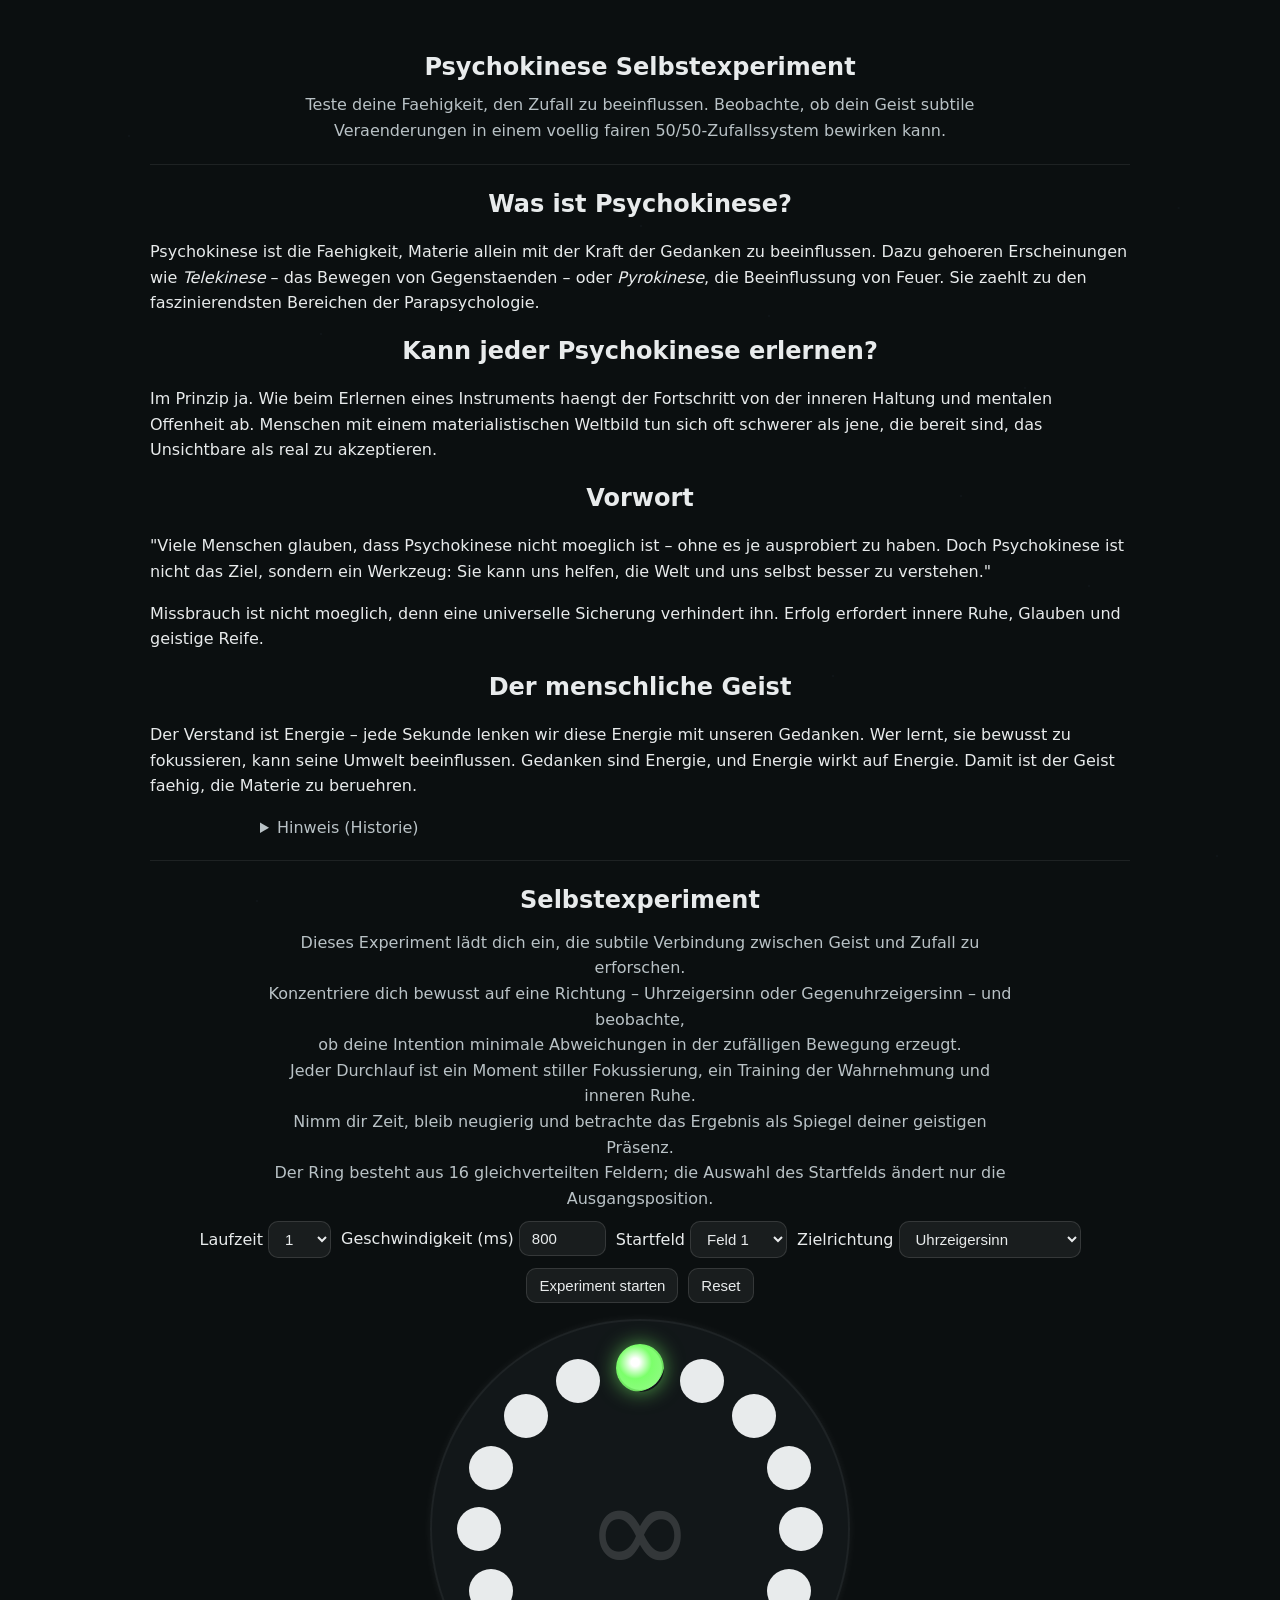
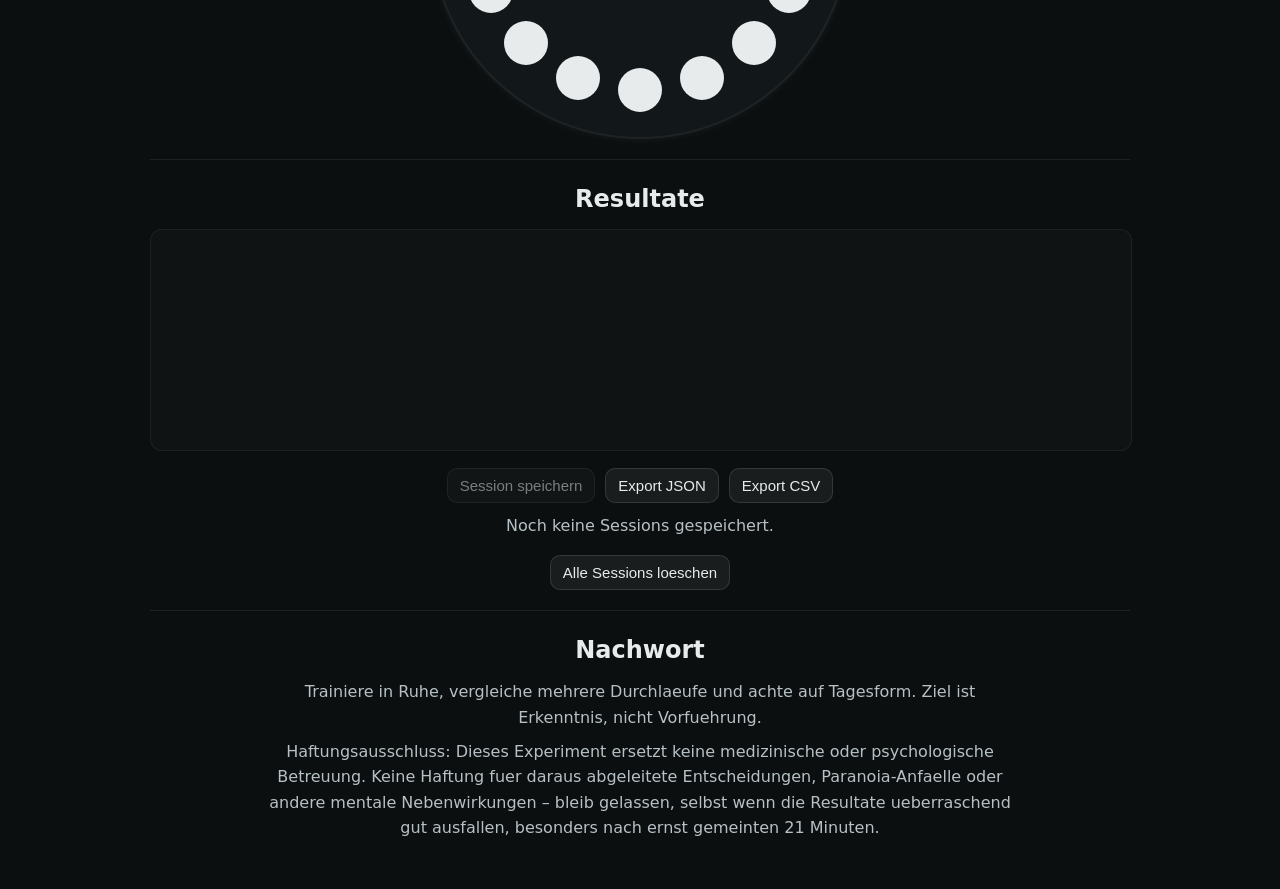
<file: index.html>
<!DOCTYPE html>
<html lang="de">
<head>
<meta charset="UTF-8" />
<meta name="viewport" content="width=device-width, initial-scale=1" />
<title>Psychokinese Selbstexperiment – Edit‑Marker</title>
<style>
  /* EDIT: CONFIG (Farben, Look & Größen) */
  :root{
    --bg:#0b0f10; --text:#e8ebec; --muted:#b9c2c6;
    --ok:#7cff6b; --ok-soft:rgba(124,255,107,.6);
    --bad:#ff6b6b; --bad-soft:rgba(255,107,107,.6);
    --btc:#F7931A; /* Bitcoin-Orange für 21‑Minuten-Thema */
    --sep:rgba(255,255,255,.08); /* Block‑Trennlinie */
    --dot:#e8ebec; /* Inaktive Punkte: hellgrau, fast weiss */
    --ring-size:420px; /* Gesamtdurchmesser des Rads */
    --symbol-size:132px; /* ∞ / ₿ mittig */
  }
  /* /EDIT: CONFIG (Farben, Look & Größen) */

  /* Einheitlicher Hintergrund ohne Verläufe */
  html,body{height:100%;margin:0;background:var(--bg);color:var(--text);font:16px/1.6 system-ui,-apple-system,Segoe UI,Roboto,Helvetica,Arial}

  /* EDIT: MYSTIC BACKDROP (dezent, kann entfernt werden) */
  .bg-stars:before{content:"";position:fixed;inset:0;pointer-events:none;opacity:.12}
  .bg-stars:after{content:"";position:fixed;left:10%;top:15%;width:2px;height:2px;background:#223038;box-shadow:
     40vw 10vh #223038, 15vw 22vh #223038, 70vw 28vh #223038, 82vw 8vh #223038,
     25vw 70vh #223038, 55vw 60vh #223038, 10vw 85vh #223038, 85vw 80vh #223038,
     35vw 45vh #223038, 65vw 40vh #223038, 20vw 30vh #223038, 50vw 20vh #223038,
     75vw 50vh #223038, 90vw 30vh #223038, 5vw 55vh #223038;opacity:.18;filter:blur(.2px)}
  /* /EDIT: MYSTIC BACKDROP */

  main{max-width:980px;margin:0 auto;padding:28px 16px}
  h1{margin:0 0 6px;text-align:center}
  .lead{max-width:760px;margin:6px auto 0;color:var(--muted);text-align:center}

  /* Block‑Struktur ohne Flächen/Verläufe */
  .block{padding:20px 0;border-top:1px solid var(--sep)}
  .block:first-of-type{border-top:none}
  .block h2{text-align:center;margin:0 0 10px}

  /* Controls */
  .controls{display:flex;flex-wrap:wrap;gap:10px;justify-content:center;margin:10px 0 16px}
  select,input,button{font-size:15px;border-radius:10px;border:1px solid rgba(255,255,255,.12);background:rgba(255,255,255,.06);color:var(--text);padding:8px 12px}
  button{cursor:pointer;transition:background .2s}
  button:hover{background:rgba(255,255,255,.10)}

  /* Ring */
  .ringWrap{display:grid;place-items:center;margin-top:10px}
  .ring{position:relative;width:var(--ring-size);aspect-ratio:1/1;border-radius:50%;background:#121719;box-shadow:inset 0 0 0 2px rgba(255,255,255,.05),0 0 8px rgba(255,255,255,.06)}
  .ring:not(.btc){animation:ringPulse 8s ease-in-out infinite}
  /* Symbol (ASCII‑safe via Unicode‑Escape) */
  .ring::after{content:"\221E";position:absolute;inset:0;display:grid;place-items:center;font-size:var(--symbol-size);color:rgba(255,255,255,.14)}
  /* EDIT: THEME (Bitcoin bei 21 Minuten) */
  .ring.btc{background:var(--btc);box-shadow:inset 0 0 0 3px #F7931A,0 0 32px rgba(247,147,26,.55);animation:none}
  .ring.btc::after{content:"\20BF";color:#fff;font-size:var(--symbol-size);font-weight:900;transform:rotate(12deg);
                   text-shadow:0 0 20px rgba(255,255,255,.35),1px 0 0 rgba(255,255,255,.85),-1px 0 0 rgba(255,255,255,.85),0 1px 0 rgba(255,255,255,.85),0 -1px 0 rgba(255,255,255,.85)}
  /* /EDIT: THEME */
  @keyframes ringPulse{
    0%,100%{box-shadow:inset 0 0 0 2px rgba(255,255,255,.05),0 0 8px rgba(255,255,255,.06)}
    50%{box-shadow:inset 0 0 0 2px rgba(255,255,255,.05),0 0 18px rgba(255,255,255,.18)}
  }

  /* Punkte: 20% grösser, näher am Zentrum (via JS‑Radius) */
  .dot{position:absolute;width:44px;height:44px;border-radius:50%;background:var(--dot);transform:translate(-50%,-50%);z-index:2}
  .marker{position:absolute;width:48px;height:48px;border-radius:50%;transform:translate(-50%,-50%);z-index:3;
          background:radial-gradient(circle at 40% 38%,#fff 10%,var(--ok) 40%,rgba(124,255,107,.85) 70%,rgba(124,255,107,0) 72%);
          box-shadow:0 0 20px var(--ok-soft);transition:background .15s,box-shadow .15s}
  .marker.hit{background:radial-gradient(circle at 40% 38%,#fff 10%,var(--ok) 40%,rgba(124,255,107,.85) 70%,rgba(124,255,107,0) 72%);box-shadow:0 0 20px var(--ok-soft)}
  .marker.miss{background:radial-gradient(circle at 40% 38%,#fff 10%,var(--bad) 40%,rgba(255,107,107,.85) 70%,rgba(255,107,107,0) 72%);box-shadow:0 0 20px var(--bad-soft)}

  canvas{width:100%;height:220px;background:rgba(255,255,255,.02);border-radius:12px;border:1px solid rgba(255,255,255,.06)}
  .note{text-align:center;color:#b7c1c5;margin-top:10px}

  /* Sessions */
  .actions{display:flex;gap:10px;justify-content:center;flex-wrap:wrap;margin-top:10px}
  .actions button[disabled]{opacity:.5;cursor:not-allowed}
  #sessionList table{width:100%;border-collapse:collapse;margin-top:10px}
  #sessionList th,#sessionList td{border-bottom:1px solid var(--sep);padding:8px 6px;text-align:left;font-size:14px}
  #sessionList th{color:#cbd5da;font-weight:600}
  #sessionList td.actions-cell button{margin-right:6px}
</style>
<link rel="icon" href="/favicon.ico" sizes="any">
<link rel="icon" type="image/svg+xml" href="/favicon.svg">
<link rel="apple-touch-icon" href="/apple-touch-icon.png">
<link rel="manifest" href="/site.webmanifest">
<link rel="alternate icon" sizes="96x96" href="/favicon-96x96.png">
</head>
<body class="bg-stars">
<main>
  <!-- EDIT: TEXTE (Landing & Einleitung) -->
  <section class="block">
    <h1>Psychokinese Selbstexperiment</h1>
    <p class="lead">Teste deine Faehigkeit, den Zufall zu beeinflussen. Beobachte, ob dein Geist subtile Veraenderungen in einem voellig fairen 50/50‑Zufallssystem bewirken kann.</p>
  </section>

  <section class="block" id="intro">
    <h2>Was ist Psychokinese?</h2>
    <p>Psychokinese ist die Faehigkeit, Materie allein mit der Kraft der Gedanken zu beeinflussen. Dazu gehoeren Erscheinungen wie <em>Telekinese</em> – das Bewegen von Gegenstaenden – oder <em>Pyrokinese</em>, die Beeinflussung von Feuer. Sie zaehlt zu den faszinierendsten Bereichen der Parapsychologie.</p>

    <h2>Kann jeder Psychokinese erlernen?</h2>
    <p>Im Prinzip ja. Wie beim Erlernen eines Instruments haengt der Fortschritt von der inneren Haltung und mentalen Offenheit ab. Menschen mit einem materialistischen Weltbild tun sich oft schwerer als jene, die bereit sind, das Unsichtbare als real zu akzeptieren.</p>

    <h2>Vorwort</h2>
    <p>"Viele Menschen glauben, dass Psychokinese nicht moeglich ist – ohne es je ausprobiert zu haben. Doch Psychokinese ist nicht das Ziel, sondern ein Werkzeug: Sie kann uns helfen, die Welt und uns selbst besser zu verstehen."</p>
    <p>Missbrauch ist nicht moeglich, denn eine universelle Sicherung verhindert ihn. Erfolg erfordert innere Ruhe, Glauben und geistige Reife.</p>

    <h2>Der menschliche Geist</h2>
    <p>Der Verstand ist Energie – jede Sekunde lenken wir diese Energie mit unseren Gedanken. Wer lernt, sie bewusst zu fokussieren, kann seine Umwelt beeinflussen. Gedanken sind Energie, und Energie wirkt auf Energie. Damit ist der Geist faehig, die Materie zu beruehren.</p>

    <details style="max-width:760px;margin:10px auto 0;color:var(--muted)">
      <summary>Hinweis (Historie)</summary>
      <p style="margin-top:6px">Klassische Online‑Selbsttests – wie das fruehere PKE7G‑Experiment – nutzten rein faire 50/50‑Generatoren und werteten einfache Richtungsentscheidungen mit Statistiken (z. B. Differenz, Z‑Wert) aus. Diese Seite folgt diesem einfachen, transparenten Ansatz.</p>
    </details>
  </section>
  <!-- /EDIT: TEXTE (Landing & Einleitung) -->

  <!-- Block: Experiment -->
  <section class="block" id="experiment">
    <h2>Selbstexperiment</h2>
    <p class="lead">
      Dieses Experiment lädt dich ein, die subtile Verbindung zwischen Geist und Zufall zu erforschen.<br />
      Konzentriere dich bewusst auf eine Richtung – Uhrzeigersinn oder Gegenuhrzeigersinn – und beobachte,<br />
      ob deine Intention minimale Abweichungen in der zufälligen Bewegung erzeugt.<br />
      Jeder Durchlauf ist ein Moment stiller Fokussierung, ein Training der Wahrnehmung und inneren Ruhe.<br />
      Nimm dir Zeit, bleib neugierig und betrachte das Ergebnis als Spiegel deiner geistigen Präsenz.<br />
      Der Ring besteht aus 16 gleichverteilten Feldern; die Auswahl des Startfelds ändert nur die Ausgangsposition.
    </p>
    <div class="controls">
      <label>Laufzeit
        <!-- EDIT: PRESETS (Dauer in Minuten) -->
        <select id="duration"><option>1</option><option>2</option><option>3</option><option>5</option><option>8</option><option>13</option><option>21</option></select>
        <!-- /EDIT: PRESETS -->
      </label>
      <label>Geschwindigkeit (ms)
        <!-- EDIT: SPEED DEFAULT -->
        <input id="speed" type="number" value="800" min="50" max="2000" step="10" />
        <!-- /EDIT: SPEED DEFAULT -->
      </label>
      <label>Startfeld
        <select id="start"></select>
      </label>
      <label>Zielrichtung
        <select id="focus"><option value="cw">Uhrzeigersinn</option><option value="ccw">Gegenuhrzeigersinn</option></select>
      </label>
      <button id="toggle">Experiment starten</button>
      <button id="reset">Reset</button>
    </div>
    <div class="ringWrap"><div id="ring" class="ring"></div></div>
  </section>

  <!-- Block: Resultate -->
  <section class="block" id="results">
    <h2>Resultate</h2>
    <canvas id="chart"></canvas>
    <div id="summary" class="note"></div>
    <div class="actions">
      <button id="saveSession" disabled>Session speichern</button>
      <button id="exportJSON">Export JSON</button>
      <button id="exportCSV">Export CSV</button>
    </div>
    <div id="storageNote" class="note"></div>
    <div id="sessionList"></div>
    <div style="text-align:center;margin-top:10px">
      <button id="clearSessions">Alle Sessions loeschen</button>
    </div>
  </section>

  <!-- EDIT: COPY (Nachwort) -->
  <section class="block">
    <h2>Nachwort</h2>
    <p class="note" style="max-width:760px;margin:8px auto 0">Trainiere in Ruhe, vergleiche mehrere Durchlaeufe und achte auf Tagesform. Ziel ist Erkenntnis, nicht Vorfuehrung.</p>
    <p class="note" style="max-width:760px;margin:8px auto 0">Haftungsausschluss: Dieses Experiment ersetzt keine medizinische oder psychologische Betreuung. Keine Haftung fuer daraus abgeleitete Entscheidungen, Paranoia-Anfaelle oder andere mentale Nebenwirkungen – bleib gelassen, selbst wenn die Resultate ueberraschend gut ausfallen, besonders nach ernst gemeinten 21 Minuten.</p>
  </section>
  <!-- /EDIT: COPY (Nachwort) -->
</main>

<script>
// EDIT: CONFIG (Konstanten anpassen)
const N = 16;           // Anzahl Felder (fix)
const RADIUS = 161;     // 30% naehere Platzierung der Punkte zum Rand
const TRAIL_LEN = 6;    // Laenge der Trail‑Spur (optisch)
// /EDIT: CONFIG

// State & Elemente
let pos=0, steps=0, cw=0, ccw=0, hits=0, misses=0;
let trail=[], hist=[], running=false, endAt=0, interval=800, timer=null, focusDir=1;
let ringTapCount=0, btcUnlocked=false;
const ring = document.getElementById('ring');
const startSel = document.getElementById('start');
const durSel = document.getElementById('duration');
const speedInp = document.getElementById('speed');
const focusSel = document.getElementById('focus');
const chart = document.getElementById('chart');
const summary = document.getElementById('summary');
const toggleBtn = document.getElementById('toggle');
const resetBtn = document.getElementById('reset');
const saveBtn = document.getElementById('saveSession');
const exportJSONBtn = document.getElementById('exportJSON');
const exportCSVBtn = document.getElementById('exportCSV');
const storageNoteEl = document.getElementById('storageNote');
const sessionListEl = document.getElementById('sessionList');
const clearSessionsBtn = document.getElementById('clearSessions');

// Storage
const SKEY='pke7g_sessions_v2';
const BTC_UNLOCK_KEY='pke7g_btc_unlock';
let sessions=[], lastStats=null;
function loadSessions(){ try{ const s=localStorage.getItem(SKEY); sessions=s?JSON.parse(s):[] }catch(e){ sessions=[]; storageNoteEl.textContent='Lokaler Speicher nicht verfuegbar. Bitte exportieren.' } }
function persistSessions(){ try{ localStorage.setItem(SKEY, JSON.stringify(sessions)); storageNoteEl.textContent=''; return true }catch(e){ storageNoteEl.textContent='Speicher voll/blockiert. Export empfohlen.'; return false } }
function makeDownload(filename, mime, dataStr){ const blob=new Blob([dataStr], {type:mime}); const url=URL.createObjectURL(blob); const a=document.createElement('a'); a.href=url; a.download=filename; document.body.appendChild(a); a.click(); setTimeout(()=>{URL.revokeObjectURL(url); a.remove()},0) }
function toCSV(rows){ const esc=v=>'"'+String(v).replace(/"/g,'""')+'"'; const header=['time','duration_min','speed_ms','start_field','focus','steps','cw','ccw','hits','misses','z','p']; const lines=[header.join(',')].concat(rows.map(r=>[esc(r.time), r.duration, r.speed, r.startField, esc(r.focus), r.steps, r.cw, r.ccw, r.hits, r.misses, r.z, r.p].join(','))); return lines.join('\n') }
function updateSessionList(){ if(!sessions.length){ sessionListEl.innerHTML='<p class="note">Noch keine Sessions gespeichert.</p>'; return } let html='<table><thead><tr><th>Zeit</th><th>Dauer</th><th>Speed</th><th>Ziel</th><th>Schritte</th><th>Uhrz.</th><th>Gegen</th><th>Quote%</th><th>Aktionen</th></tr></thead><tbody>'; for(let i=sessions.length-1;i>=0;i--){ const s=sessions[i]; const q=s.steps?((s.hits/s.steps)*100).toFixed(1):'0.0'; html+='<tr data-i="'+i+'"><td>'+s.time+'</td><td>'+s.duration+'m</td><td>'+s.speed+'</td><td>'+s.focus+'</td><td>'+s.steps+'</td><td>'+s.cw+'</td><td>'+s.ccw+'</td><td>'+q+'</td><td><button data-action="dljson">JSON</button><button data-action="dlcsv">CSV</button><button data-action="del">Loeschen</button></td></tr>' } html+='</tbody></table>'; sessionListEl.innerHTML=html }
function exportAllJSON(){ makeDownload('sessions.json','application/json', JSON.stringify(sessions, null, 2)) }
function exportAllCSV(){ makeDownload('sessions.csv','text/csv', toCSV(sessions)) }
sessionListEl.addEventListener('click', (e)=>{ const btn=e.target.closest('button'); if(!btn) return; const tr=e.target.closest('tr'); if(!tr) return; const i=Number(tr.dataset.i); const s=sessions[i]; if(!s) return; const act=btn.dataset.action; if(act==='del'){ sessions.splice(i,1); persistSessions(); updateSessionList() } else if(act==='dljson'){ makeDownload('session_'+i+'.json','application/json', JSON.stringify(s, null, 2)) } else if(act==='dlcsv'){ makeDownload('session_'+i+'.csv','text/csv', toCSV([s])) } })

// Init UI
function init(){ startSel.innerHTML=''; for(let i=0;i<N;i++){ const o=document.createElement('option'); o.value=i; o.textContent='Feld '+(i+1); startSel.appendChild(o) } buildRing(); applyThemeFromDuration() }
function buildRing(){ ring.innerHTML=''; const marker=document.createElement('div'); marker.id='marker'; marker.className='marker'; ring.appendChild(marker); const r=RADIUS, cx=210, cy=210; for(let i=0;i<N;i++){ const a=(i/N)*Math.PI*2 - Math.PI/2; const x=cx + r*Math.cos(a), y=cy + r*Math.sin(a); const d=document.createElement('div'); d.className='dot'; d.dataset.i=i; d.style.left=x+'px'; d.style.top=y+'px'; ring.appendChild(d) } placeMarker(pos) }
function placeMarker(i){ const m=document.getElementById('marker'); const r=RADIUS, cx=210, cy=210; const a=(i/N)*Math.PI*2 - Math.PI/2; const x=cx + r*Math.cos(a), y=cy + r*Math.sin(a); m.style.left=x+'px'; m.style.top=y+'px' }

function step(){ const dir=Math.random()<0.5?-1:1; pos=(pos+dir+N)%N; steps++; if(dir===1) cw++; else ccw++; hist.push(dir); const marker=document.getElementById('marker'); const hit=(dir===focusDir); if(hit){ hits++; marker.className='marker hit' } else { misses++; marker.className='marker miss' } placeMarker(pos) }
function loop(){ if(!running) return; const now=Date.now(); if(now>=endAt){ stopExp(); return } step(); timer=requestAnimationFrame(()=> setTimeout(loop, interval)) }
function startExp(){ if(running) return; resetExp(); running=true; toggleBtn.textContent='Experiment stoppen'; saveBtn.disabled=true; const mins=Number(durSel.value)||1; endAt=Date.now()+mins*60*1000; interval=Number(speedInp.value)||800; focusDir=(focusSel.value==='cw')?1:-1; applyThemeFromDuration(); loop() }
function stopExp(){ running=false; toggleBtn.textContent='Experiment starten'; drawChart(); showSummary() }
function resetExp(){ cancelAnimationFrame(timer); running=false; steps=0; cw=0; ccw=0; hits=0; misses=0; hist=[]; lastStats=null; saveBtn.disabled=true; pos=Number(startSel.value)||0; const m=document.getElementById('marker'); if(m) m.className='marker'; placeMarker(pos); summary.textContent=''; const ctx=chart.getContext('2d'); ctx.clearRect(0,0,chart.width,chart.height) }

// EDIT: THEME‑LOGIK (BTC bei 21 Minuten)
function applyThemeFromDuration(){ const is21=String(durSel.value)==='21'; const useBTC = btcUnlocked || is21; ring.classList.toggle('btc', useBTC) }
// /EDIT: THEME-LOGIK

// Chart & Stats
function drawChart(){ const ctx=chart.getContext('2d'); const W=chart.width=chart.clientWidth*2, H=chart.height=chart.clientHeight*2; const pad=40, w=W-2*pad, h=H-2*pad; ctx.clearRect(0,0,W,H); ctx.strokeStyle='rgba(255,255,255,0.15)'; ctx.lineWidth=2; ctx.beginPath(); ctx.moveTo(pad, pad+h/2); ctx.lineTo(pad+w, pad+h/2); ctx.stroke(); let cum=0; ctx.beginPath(); ctx.lineWidth=3; ctx.strokeStyle='rgba(124,255,107,.9)'; for(let i=0;i<hist.length;i++){ cum += hist[i]; const x=pad + (i/(hist.length-1||1))*w; const y=pad + h/2 - (cum/Math.sqrt(hist.length||1))*(h/2*0.9); if(i===0) ctx.moveTo(x,y); else ctx.lineTo(x,y) } ctx.stroke() }
function erf(x){ const a1=0.254829592,a2=-0.284496736,a3=1.421413741,a4=-1.453152027,a5=1.061405429,p=0.3275911; const sign=x<0?-1:1; x=Math.abs(x); const t=1/(1+p*x); const y=1-((((a5*t+a4)*t+a3)*t+a2)*t+a1)*t*Math.exp(-x*x); return sign*y }
function pTwoTailFromZ(z){ const phi=0.5*(1+erf(Math.abs(z)/Math.SQRT2)); return 2*(1-phi) }
function showSummary(){ const total=cw+ccw; const diff=cw-ccw; const z = total? (diff)/Math.sqrt(total) : 0; const p = pTwoTailFromZ(z); const targetTxt=(focusDir===1?'Uhrzeigersinn':'Gegenuhrzeigersinn'); const acc= total? ((hits/total)*100).toFixed(1) : '0.0'; summary.innerHTML='Ziel: <b>'+targetTxt+'</b> - Schritte: <b>'+total+'</b> - Uhrz.: <b>'+cw+'</b>, Gegen: <b>'+ccw+'</b><br>'+'Treffer (gruen): <b>'+hits+'</b> - Fehl (rot): <b>'+misses+'</b> - Trefferquote: <b>'+acc+'%</b><br>'+'Z-Test (naehere Approximation): z='+z.toFixed(2)+', p~'+(p<0.001?'<'+'0.001':p.toFixed(3)); lastStats={z, p, acc:Number(acc)}; saveBtn.disabled=false }
function currentSessionRecord(){ const duration=Number(durSel.value)||0; const speed=Number(speedInp.value)||0; const focus=(focusSel.value==='cw'?'Uhrzeigersinn':'Gegenuhrzeigersinn'); return { time:new Date().toISOString(), duration, speed, startField:Number(startSel.value)+1, focus, steps:cw+ccw, cw, ccw, hits, misses, z:lastStats?Number(lastStats.z||((cw-ccw)/Math.sqrt((cw+ccw)||1))):((cw-ccw)/Math.sqrt((cw+ccw)||1)), p:lastStats?Number(lastStats.p||0):0 } }

// Events
toggleBtn.onclick = ()=> running ? stopExp() : startExp();
resetBtn.onclick = ()=>{ clearBtcUnlock(); resetExp(); };
durSel.onchange = applyThemeFromDuration;
focusSel.onchange = (e)=>{ focusDir=(e.target.value==='cw')?1:-1 };
saveBtn.onclick = ()=>{ const rec=currentSessionRecord(); sessions.push(rec); if(!persistSessions()){ makeDownload('session-lokal.json','application/json', JSON.stringify(rec, null, 2)) } updateSessionList(); if(sessions.length>=200){ storageNoteEl.textContent='Viele Sessions gespeichert - bitte regelmaessig exportieren.' } };
exportJSONBtn.onclick = exportAllJSON;
exportCSVBtn.onclick = exportAllCSV;
clearSessionsBtn.onclick = ()=>{ if(confirm('Alle gespeicherten Sessions loeschen?')){ sessions=[]; persistSessions(); updateSessionList() } };

// BTC Unlock (21 Taps)
function loadBtcUnlock(){ try{ btcUnlocked = localStorage.getItem(BTC_UNLOCK_KEY)==='1' }catch(e){ btcUnlocked=false } }
function persistBtcUnlock(){ try{ if(btcUnlocked){ localStorage.setItem(BTC_UNLOCK_KEY,'1') } else { localStorage.removeItem(BTC_UNLOCK_KEY) } }catch(e){} }
function clearBtcUnlock(){ btcUnlocked=false; ringTapCount=0; persistBtcUnlock(); applyThemeFromDuration(); }
function registerRingTap(){ if(btcUnlocked) return; ringTapCount++; if(ringTapCount>=21){ btcUnlocked=true; ringTapCount=0; persistBtcUnlock(); applyThemeFromDuration() } }
ring.addEventListener('pointerdown', registerRingTap);

// Tests (Konsole, optional)
function runTests(){ const orig=Math.random; const unlockPrev=btcUnlocked; try{ btcUnlocked=false; applyThemeFromDuration(); Math.random=()=>0.9; const cw0=cw, ccw0=ccw; step(); console.assert(cw===cw0+1 && ccw===ccw0, 'cw inc'); Math.random=()=>0.1; const cw1=cw, ccw1=ccw; step(); console.assert(ccw===ccw1+1 && cw===cw1, 'ccw inc'); durSel.value='21'; applyThemeFromDuration(); console.assert(ring.classList.contains('btc'), 'btc on 21'); durSel.value='1'; applyThemeFromDuration(); console.assert(!ring.classList.contains('btc'), 'btc off'); const csv=toCSV([{time:'t',duration:1,speed:800,startField:1,focus:'Uhrzeigersinn',steps:2,cw:1,ccw:1,hits:1,misses:1,z:0,p:1}]); console.assert(csv.startsWith('time,'),'csv header'); console.assert(csv.indexOf('\n')!==-1,'csv newline'); cw=5; ccw=5; hits=5; misses=5; showSummary(); console.assert(saveBtn.disabled===false,'save enabled') } catch(e){ console.warn('tests failed', e) } finally { btcUnlocked=unlockPrev; persistBtcUnlock(); applyThemeFromDuration(); Math.random=orig; resetExp() } }

loadSessions(); loadBtcUnlock(); updateSessionList(); init(); runTests();
</script>
</body>
</html>
</file>
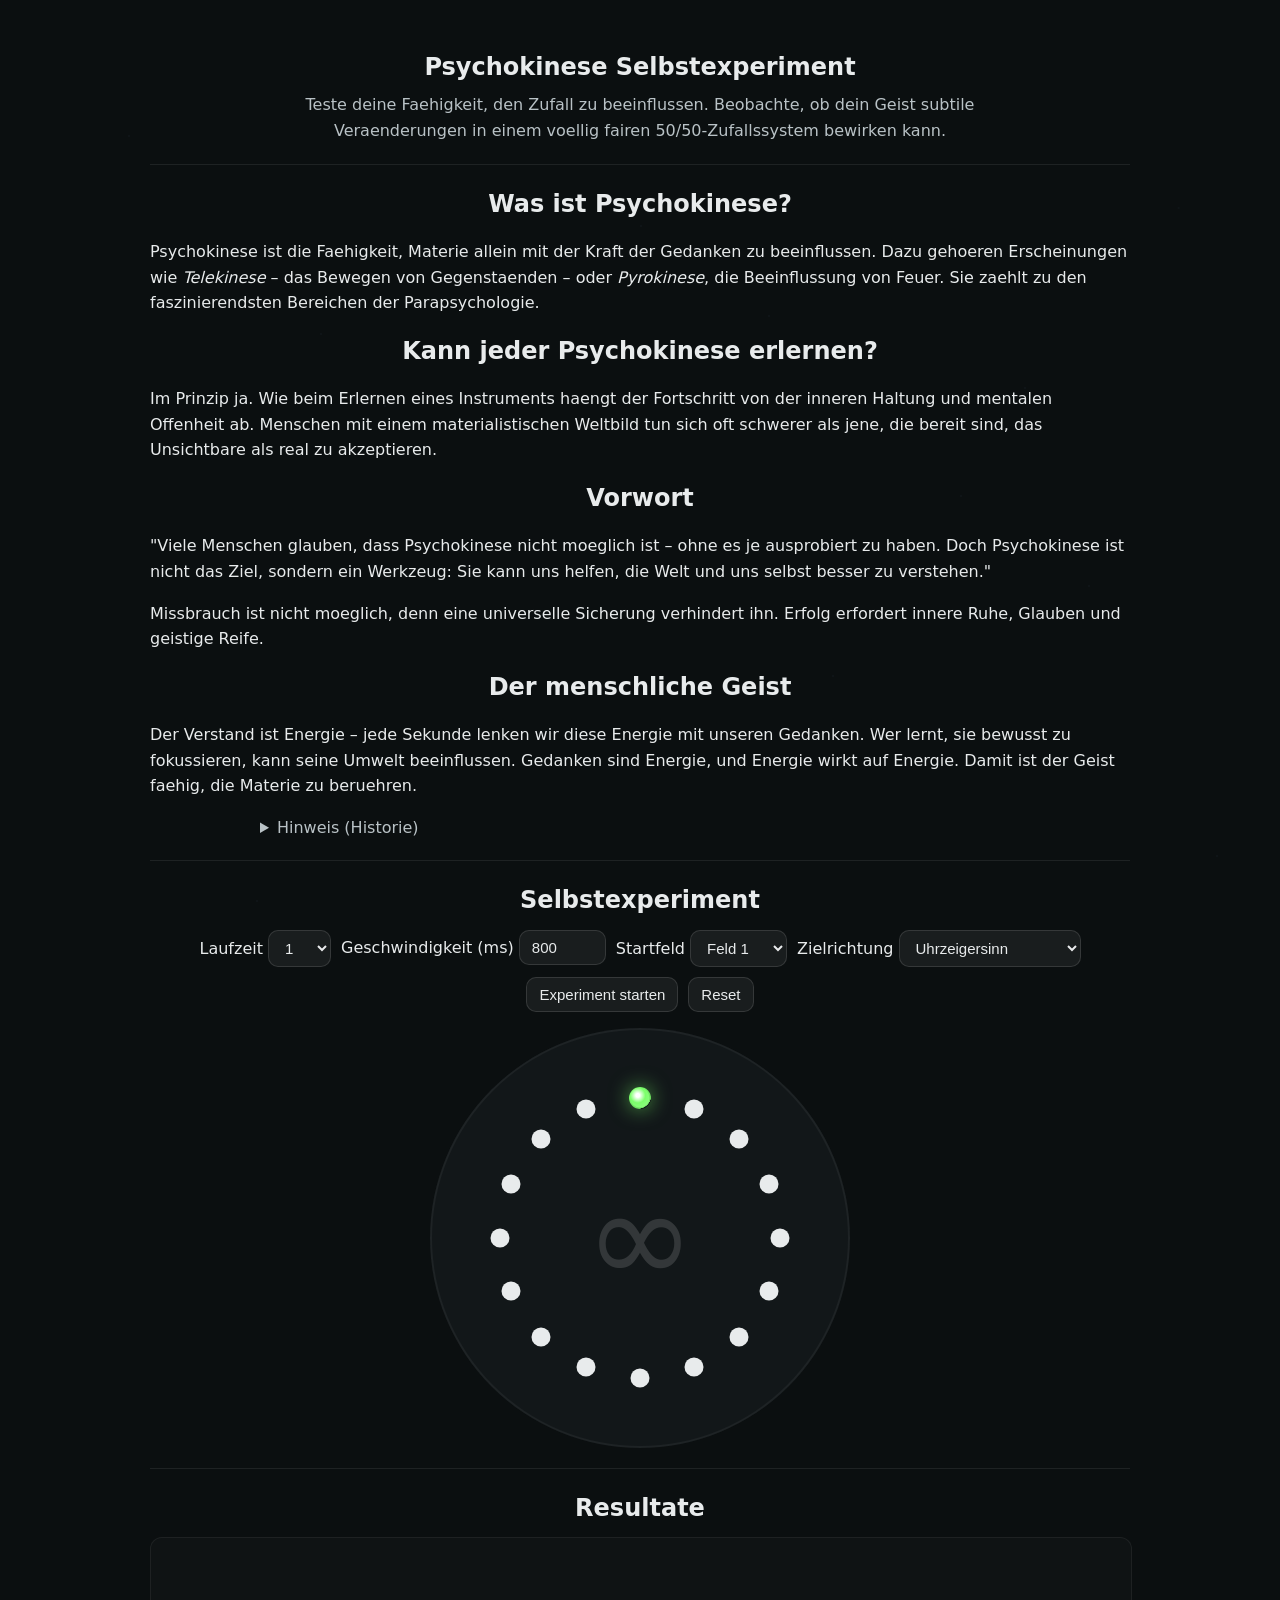
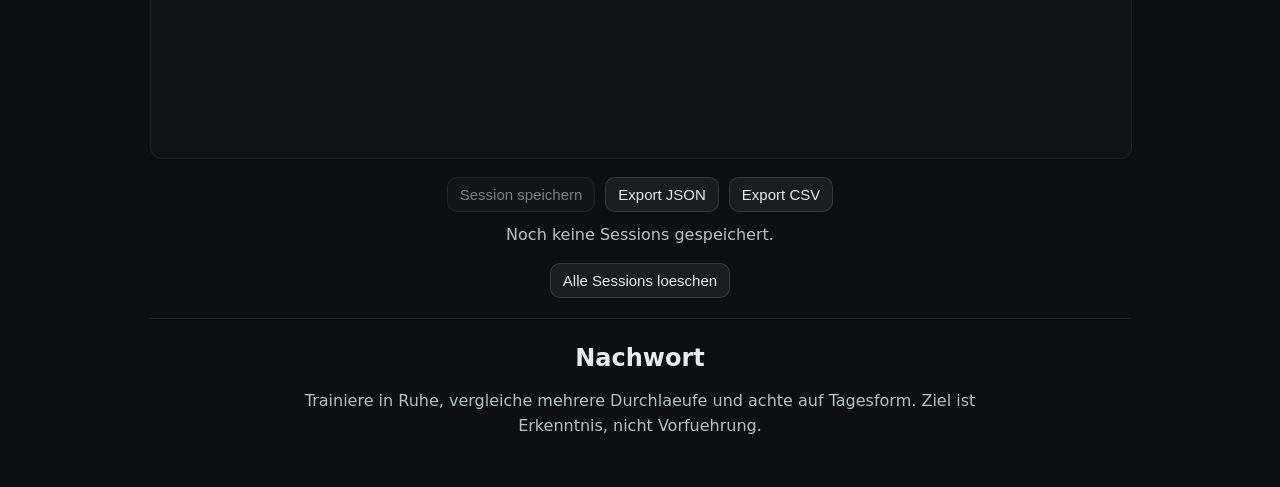
<file: PSI-Experiment V1.html>
<!DOCTYPE html>
<html lang="de">
<head>
<meta charset="UTF-8" />
<meta name="viewport" content="width=device-width, initial-scale=1" />
<title>Psychokinese Selbstexperiment – Edit‑Marker</title>
<style>
  /* EDIT: CONFIG (Farben, Look & Größen) */
  :root{
    --bg:#0b0f10; --text:#e8ebec; --muted:#b9c2c6;
    --ok:#7cff6b; --ok-soft:rgba(124,255,107,.6);
    --bad:#ff6b6b; --bad-soft:rgba(255,107,107,.6);
    --btc:#F7931A; /* Bitcoin-Orange für 21‑Minuten-Thema */
    --sep:rgba(255,255,255,.08); /* Block‑Trennlinie */
    --dot:#e8ebec; /* Inaktive Punkte: hellgrau, fast weiss */
    --ring-size:420px; /* Gesamtdurchmesser des Rads */
    --symbol-size:132px; /* ∞ / ₿ mittig */
  }
  /* /EDIT: CONFIG (Farben, Look & Größen) */

  /* Einheitlicher Hintergrund ohne Verläufe */
  html,body{height:100%;margin:0;background:var(--bg);color:var(--text);font:16px/1.6 system-ui,-apple-system,Segoe UI,Roboto,Helvetica,Arial}

  /* EDIT: MYSTIC BACKDROP (dezent, kann entfernt werden) */
  .bg-stars:before{content:"";position:fixed;inset:0;pointer-events:none;opacity:.12}
  .bg-stars:after{content:"";position:fixed;left:10%;top:15%;width:2px;height:2px;background:#223038;box-shadow:
     40vw 10vh #223038, 15vw 22vh #223038, 70vw 28vh #223038, 82vw 8vh #223038,
     25vw 70vh #223038, 55vw 60vh #223038, 10vw 85vh #223038, 85vw 80vh #223038,
     35vw 45vh #223038, 65vw 40vh #223038, 20vw 30vh #223038, 50vw 20vh #223038,
     75vw 50vh #223038, 90vw 30vh #223038, 5vw 55vh #223038;opacity:.18;filter:blur(.2px)}
  /* /EDIT: MYSTIC BACKDROP */

  main{max-width:980px;margin:0 auto;padding:28px 16px}
  h1{margin:0 0 6px;text-align:center}
  .lead{max-width:760px;margin:6px auto 0;color:var(--muted);text-align:center}

  /* Block‑Struktur ohne Flächen/Verläufe */
  .block{padding:20px 0;border-top:1px solid var(--sep)}
  .block:first-of-type{border-top:none}
  .block h2{text-align:center;margin:0 0 10px}

  /* Controls */
  .controls{display:flex;flex-wrap:wrap;gap:10px;justify-content:center;margin:10px 0 16px}
  select,input,button{font-size:15px;border-radius:10px;border:1px solid rgba(255,255,255,.12);background:rgba(255,255,255,.06);color:var(--text);padding:8px 12px}
  button{cursor:pointer;transition:background .2s}
  button:hover{background:rgba(255,255,255,.10)}

  /* Ring */
  .ringWrap{display:grid;place-items:center;margin-top:10px}
  .ring{position:relative;width:var(--ring-size);aspect-ratio:1/1;border-radius:50%;background:#121719;box-shadow:inset 0 0 0 2px rgba(255,255,255,.05)}
  /* Symbol (ASCII‑safe via Unicode‑Escape) */
  .ring::after{content:"\221E";position:absolute;inset:0;display:grid;place-items:center;font-size:var(--symbol-size);color:rgba(255,255,255,.14)}
  /* EDIT: THEME (Bitcoin bei 21 Minuten) */
  .ring.btc{background:var(--btc);box-shadow:inset 0 0 0 3px #F7931A,0 0 32px rgba(247,147,26,.55)}
  .ring.btc::after{content:"\20BF";color:#fff;text-shadow:0 0 20px rgba(255,255,255,.35)}
  /* /EDIT: THEME */

  /* Punkte: 20% grösser, näher am Zentrum (via JS‑Radius) */
  .dot{position:absolute;width:19px;height:19px;border-radius:50%;background:var(--dot);transform:translate(-50%,-50%);z-index:2}
  .marker{position:absolute;width:22px;height:22px;border-radius:50%;transform:translate(-50%,-50%);z-index:3;
          background:radial-gradient(circle at 40% 38%,#fff 10%,var(--ok) 40%,rgba(124,255,107,.85) 70%,rgba(124,255,107,0) 72%);
          box-shadow:0 0 20px var(--ok-soft);transition:background .15s,box-shadow .15s}
  .marker.hit{background:radial-gradient(circle at 40% 38%,#fff 10%,var(--ok) 40%,rgba(124,255,107,.85) 70%,rgba(124,255,107,0) 72%);box-shadow:0 0 20px var(--ok-soft)}
  .marker.miss{background:radial-gradient(circle at 40% 38%,#fff 10%,var(--bad) 40%,rgba(255,107,107,.85) 70%,rgba(255,107,107,0) 72%);box-shadow:0 0 20px var(--bad-soft)}

  canvas{width:100%;height:220px;background:rgba(255,255,255,.02);border-radius:12px;border:1px solid rgba(255,255,255,.06)}
  .note{text-align:center;color:#b7c1c5;margin-top:10px}

  /* Sessions */
  .actions{display:flex;gap:10px;justify-content:center;flex-wrap:wrap;margin-top:10px}
  .actions button[disabled]{opacity:.5;cursor:not-allowed}
  #sessionList table{width:100%;border-collapse:collapse;margin-top:10px}
  #sessionList th,#sessionList td{border-bottom:1px solid var(--sep);padding:8px 6px;text-align:left;font-size:14px}
  #sessionList th{color:#cbd5da;font-weight:600}
  #sessionList td.actions-cell button{margin-right:6px}
</style>
</head>
<body class="bg-stars">
<main>
  <!-- EDIT: TEXTE (Landing & Einleitung) -->
  <section class="block">
    <h1>Psychokinese Selbstexperiment</h1>
    <p class="lead">Teste deine Faehigkeit, den Zufall zu beeinflussen. Beobachte, ob dein Geist subtile Veraenderungen in einem voellig fairen 50/50‑Zufallssystem bewirken kann.</p>
  </section>

  <section class="block" id="intro">
    <h2>Was ist Psychokinese?</h2>
    <p>Psychokinese ist die Faehigkeit, Materie allein mit der Kraft der Gedanken zu beeinflussen. Dazu gehoeren Erscheinungen wie <em>Telekinese</em> – das Bewegen von Gegenstaenden – oder <em>Pyrokinese</em>, die Beeinflussung von Feuer. Sie zaehlt zu den faszinierendsten Bereichen der Parapsychologie.</p>

    <h2>Kann jeder Psychokinese erlernen?</h2>
    <p>Im Prinzip ja. Wie beim Erlernen eines Instruments haengt der Fortschritt von der inneren Haltung und mentalen Offenheit ab. Menschen mit einem materialistischen Weltbild tun sich oft schwerer als jene, die bereit sind, das Unsichtbare als real zu akzeptieren.</p>

    <h2>Vorwort</h2>
    <p>"Viele Menschen glauben, dass Psychokinese nicht moeglich ist – ohne es je ausprobiert zu haben. Doch Psychokinese ist nicht das Ziel, sondern ein Werkzeug: Sie kann uns helfen, die Welt und uns selbst besser zu verstehen."</p>
    <p>Missbrauch ist nicht moeglich, denn eine universelle Sicherung verhindert ihn. Erfolg erfordert innere Ruhe, Glauben und geistige Reife.</p>

    <h2>Der menschliche Geist</h2>
    <p>Der Verstand ist Energie – jede Sekunde lenken wir diese Energie mit unseren Gedanken. Wer lernt, sie bewusst zu fokussieren, kann seine Umwelt beeinflussen. Gedanken sind Energie, und Energie wirkt auf Energie. Damit ist der Geist faehig, die Materie zu beruehren.</p>

    <details style="max-width:760px;margin:10px auto 0;color:var(--muted)">
      <summary>Hinweis (Historie)</summary>
      <p style="margin-top:6px">Klassische Online‑Selbsttests – wie das fruehere PKE7G‑Experiment – nutzten rein faire 50/50‑Generatoren und werteten einfache Richtungsentscheidungen mit Statistiken (z. B. Differenz, Z‑Wert) aus. Diese Seite folgt diesem einfachen, transparenten Ansatz.</p>
    </details>
  </section>
  <!-- /EDIT: TEXTE (Landing & Einleitung) -->

  <!-- Block: Experiment -->
  <section class="block" id="experiment">
    <h2>Selbstexperiment</h2>
    <div class="controls">
      <label>Laufzeit
        <!-- EDIT: PRESETS (Dauer in Minuten) -->
        <select id="duration"><option>1</option><option>2</option><option>3</option><option>5</option><option>8</option><option>13</option><option>21</option></select>
        <!-- /EDIT: PRESETS -->
      </label>
      <label>Geschwindigkeit (ms)
        <!-- EDIT: SPEED DEFAULT -->
        <input id="speed" type="number" value="800" min="50" max="2000" step="10" />
        <!-- /EDIT: SPEED DEFAULT -->
      </label>
      <label>Startfeld
        <select id="start"></select>
      </label>
      <label>Zielrichtung
        <select id="focus"><option value="cw">Uhrzeigersinn</option><option value="ccw">Gegenuhrzeigersinn</option></select>
      </label>
      <button id="toggle">Experiment starten</button>
      <button id="reset">Reset</button>
    </div>
    <div class="ringWrap"><div id="ring" class="ring"></div></div>
  </section>

  <!-- Block: Resultate -->
  <section class="block" id="results">
    <h2>Resultate</h2>
    <canvas id="chart"></canvas>
    <div id="summary" class="note"></div>
    <div class="actions">
      <button id="saveSession" disabled>Session speichern</button>
      <button id="exportJSON">Export JSON</button>
      <button id="exportCSV">Export CSV</button>
    </div>
    <div id="storageNote" class="note"></div>
    <div id="sessionList"></div>
    <div style="text-align:center;margin-top:10px">
      <button id="clearSessions">Alle Sessions loeschen</button>
    </div>
  </section>

  <!-- EDIT: COPY (Nachwort) -->
  <section class="block">
    <h2>Nachwort</h2>
    <p class="note" style="max-width:760px;margin:8px auto 0">Trainiere in Ruhe, vergleiche mehrere Durchlaeufe und achte auf Tagesform. Ziel ist Erkenntnis, nicht Vorfuehrung.</p>
  </section>
  <!-- /EDIT: COPY (Nachwort) -->
</main>

<script>
// EDIT: CONFIG (Konstanten anpassen)
const N = 16;           // Anzahl Felder (fix)
const RADIUS = 140;     // Abstand der Punkte vom Zentrum (kleiner = naeher zur Mitte)
const TRAIL_LEN = 6;    // Laenge der Trail‑Spur (optisch)
// /EDIT: CONFIG

// State & Elemente
let pos=0, steps=0, cw=0, ccw=0, hits=0, misses=0;
let trail=[], hist=[], running=false, endAt=0, interval=800, timer=null, focusDir=1;
const ring = document.getElementById('ring');
const startSel = document.getElementById('start');
const durSel = document.getElementById('duration');
const speedInp = document.getElementById('speed');
const focusSel = document.getElementById('focus');
const chart = document.getElementById('chart');
const summary = document.getElementById('summary');
const toggleBtn = document.getElementById('toggle');
const resetBtn = document.getElementById('reset');
const saveBtn = document.getElementById('saveSession');
const exportJSONBtn = document.getElementById('exportJSON');
const exportCSVBtn = document.getElementById('exportCSV');
const storageNoteEl = document.getElementById('storageNote');
const sessionListEl = document.getElementById('sessionList');
const clearSessionsBtn = document.getElementById('clearSessions');

// Storage
const SKEY='pke7g_sessions_v2';
let sessions=[], lastStats=null;
function loadSessions(){ try{ const s=localStorage.getItem(SKEY); sessions=s?JSON.parse(s):[] }catch(e){ sessions=[]; storageNoteEl.textContent='Lokaler Speicher nicht verfuegbar. Bitte exportieren.' } }
function persistSessions(){ try{ localStorage.setItem(SKEY, JSON.stringify(sessions)); storageNoteEl.textContent=''; return true }catch(e){ storageNoteEl.textContent='Speicher voll/blockiert. Export empfohlen.'; return false } }
function makeDownload(filename, mime, dataStr){ const blob=new Blob([dataStr], {type:mime}); const url=URL.createObjectURL(blob); const a=document.createElement('a'); a.href=url; a.download=filename; document.body.appendChild(a); a.click(); setTimeout(()=>{URL.revokeObjectURL(url); a.remove()},0) }
function toCSV(rows){ const esc=v=>'"'+String(v).replace(/"/g,'""')+'"'; const header=['time','duration_min','speed_ms','start_field','focus','steps','cw','ccw','hits','misses','z','p']; const lines=[header.join(',')].concat(rows.map(r=>[esc(r.time), r.duration, r.speed, r.startField, esc(r.focus), r.steps, r.cw, r.ccw, r.hits, r.misses, r.z, r.p].join(','))); return lines.join('\n') }
function updateSessionList(){ if(!sessions.length){ sessionListEl.innerHTML='<p class="note">Noch keine Sessions gespeichert.</p>'; return } let html='<table><thead><tr><th>Zeit</th><th>Dauer</th><th>Speed</th><th>Ziel</th><th>Schritte</th><th>Uhrz.</th><th>Gegen</th><th>Quote%</th><th>Aktionen</th></tr></thead><tbody>'; for(let i=sessions.length-1;i>=0;i--){ const s=sessions[i]; const q=s.steps?((s.hits/s.steps)*100).toFixed(1):'0.0'; html+='<tr data-i="'+i+'"><td>'+s.time+'</td><td>'+s.duration+'m</td><td>'+s.speed+'</td><td>'+s.focus+'</td><td>'+s.steps+'</td><td>'+s.cw+'</td><td>'+s.ccw+'</td><td>'+q+'</td><td><button data-action="dljson">JSON</button><button data-action="dlcsv">CSV</button><button data-action="del">Loeschen</button></td></tr>' } html+='</tbody></table>'; sessionListEl.innerHTML=html }
function exportAllJSON(){ makeDownload('sessions.json','application/json', JSON.stringify(sessions, null, 2)) }
function exportAllCSV(){ makeDownload('sessions.csv','text/csv', toCSV(sessions)) }
sessionListEl.addEventListener('click', (e)=>{ const btn=e.target.closest('button'); if(!btn) return; const tr=e.target.closest('tr'); if(!tr) return; const i=Number(tr.dataset.i); const s=sessions[i]; if(!s) return; const act=btn.dataset.action; if(act==='del'){ sessions.splice(i,1); persistSessions(); updateSessionList() } else if(act==='dljson'){ makeDownload('session_'+i+'.json','application/json', JSON.stringify(s, null, 2)) } else if(act==='dlcsv'){ makeDownload('session_'+i+'.csv','text/csv', toCSV([s])) } })

// Init UI
function init(){ startSel.innerHTML=''; for(let i=0;i<N;i++){ const o=document.createElement('option'); o.value=i; o.textContent='Feld '+(i+1); startSel.appendChild(o) } buildRing(); applyThemeFromDuration() }
function buildRing(){ ring.innerHTML=''; const marker=document.createElement('div'); marker.id='marker'; marker.className='marker'; ring.appendChild(marker); const r=RADIUS, cx=210, cy=210; for(let i=0;i<N;i++){ const a=(i/N)*Math.PI*2 - Math.PI/2; const x=cx + r*Math.cos(a), y=cy + r*Math.sin(a); const d=document.createElement('div'); d.className='dot'; d.dataset.i=i; d.style.left=x+'px'; d.style.top=y+'px'; ring.appendChild(d) } placeMarker(pos) }
function placeMarker(i){ const m=document.getElementById('marker'); const r=RADIUS, cx=210, cy=210; const a=(i/N)*Math.PI*2 - Math.PI/2; const x=cx + r*Math.cos(a), y=cy + r*Math.sin(a); m.style.left=x+'px'; m.style.top=y+'px' }

function step(){ const dir=Math.random()<0.5?-1:1; pos=(pos+dir+N)%N; steps++; if(dir===1) cw++; else ccw++; hist.push(dir); const marker=document.getElementById('marker'); const hit=(dir===focusDir); if(hit){ hits++; marker.className='marker hit' } else { misses++; marker.className='marker miss' } placeMarker(pos) }
function loop(){ if(!running) return; const now=Date.now(); if(now>=endAt){ stopExp(); return } step(); timer=requestAnimationFrame(()=> setTimeout(loop, interval)) }
function startExp(){ if(running) return; resetExp(); running=true; toggleBtn.textContent='Experiment stoppen'; saveBtn.disabled=true; const mins=Number(durSel.value)||1; endAt=Date.now()+mins*60*1000; interval=Number(speedInp.value)||800; focusDir=(focusSel.value==='cw')?1:-1; applyThemeFromDuration(); loop() }
function stopExp(){ running=false; toggleBtn.textContent='Experiment starten'; drawChart(); showSummary() }
function resetExp(){ cancelAnimationFrame(timer); running=false; steps=0; cw=0; ccw=0; hits=0; misses=0; hist=[]; lastStats=null; saveBtn.disabled=true; pos=Number(startSel.value)||0; const m=document.getElementById('marker'); if(m) m.className='marker'; placeMarker(pos); summary.textContent=''; const ctx=chart.getContext('2d'); ctx.clearRect(0,0,chart.width,chart.height) }

// EDIT: THEME‑LOGIK (BTC bei 21 Minuten)
function applyThemeFromDuration(){ const is21=String(durSel.value)==='21'; ring.classList.toggle('btc', is21) }
// /EDIT: THEME‑LOGIK

// Chart & Stats
function drawChart(){ const ctx=chart.getContext('2d'); const W=chart.width=chart.clientWidth*2, H=chart.height=chart.clientHeight*2; const pad=40, w=W-2*pad, h=H-2*pad; ctx.clearRect(0,0,W,H); ctx.strokeStyle='rgba(255,255,255,0.15)'; ctx.lineWidth=2; ctx.beginPath(); ctx.moveTo(pad, pad+h/2); ctx.lineTo(pad+w, pad+h/2); ctx.stroke(); let cum=0; ctx.beginPath(); ctx.lineWidth=3; ctx.strokeStyle='rgba(124,255,107,.9)'; for(let i=0;i<hist.length;i++){ cum += hist[i]; const x=pad + (i/(hist.length-1||1))*w; const y=pad + h/2 - (cum/Math.sqrt(hist.length||1))*(h/2*0.9); if(i===0) ctx.moveTo(x,y); else ctx.lineTo(x,y) } ctx.stroke() }
function erf(x){ const a1=0.254829592,a2=-0.284496736,a3=1.421413741,a4=-1.453152027,a5=1.061405429,p=0.3275911; const sign=x<0?-1:1; x=Math.abs(x); const t=1/(1+p*x); const y=1-((((a5*t+a4)*t+a3)*t+a2)*t+a1)*t*Math.exp(-x*x); return sign*y }
function pTwoTailFromZ(z){ const phi=0.5*(1+erf(Math.abs(z)/Math.SQRT2)); return 2*(1-phi) }
function showSummary(){ const total=cw+ccw; const diff=cw-ccw; const z = total? (diff)/Math.sqrt(total) : 0; const p = pTwoTailFromZ(z); const targetTxt=(focusDir===1?'Uhrzeigersinn':'Gegenuhrzeigersinn'); const acc= total? ((hits/total)*100).toFixed(1) : '0.0'; summary.innerHTML='Ziel: <b>'+targetTxt+'</b> - Schritte: <b>'+total+'</b> - Uhrz.: <b>'+cw+'</b>, Gegen: <b>'+ccw+'</b><br>'+'Treffer (gruen): <b>'+hits+'</b> - Fehl (rot): <b>'+misses+'</b> - Trefferquote: <b>'+acc+'%</b><br>'+'Z-Test (naehere Approximation): z='+z.toFixed(2)+', p~'+(p<0.001?'<'+'0.001':p.toFixed(3)); lastStats={z, p, acc:Number(acc)}; saveBtn.disabled=false }
function currentSessionRecord(){ const duration=Number(durSel.value)||0; const speed=Number(speedInp.value)||0; const focus=(focusSel.value==='cw'?'Uhrzeigersinn':'Gegenuhrzeigersinn'); return { time:new Date().toISOString(), duration, speed, startField:Number(startSel.value)+1, focus, steps:cw+ccw, cw, ccw, hits, misses, z:lastStats?Number(lastStats.z||((cw-ccw)/Math.sqrt((cw+ccw)||1))):((cw-ccw)/Math.sqrt((cw+ccw)||1)), p:lastStats?Number(lastStats.p||0):0 } }

// Events
toggleBtn.onclick = ()=> running ? stopExp() : startExp();
resetBtn.onclick = resetExp;
durSel.onchange = applyThemeFromDuration;
focusSel.onchange = (e)=>{ focusDir=(e.target.value==='cw')?1:-1 };
saveBtn.onclick = ()=>{ const rec=currentSessionRecord(); sessions.push(rec); if(!persistSessions()){ makeDownload('session-lokal.json','application/json', JSON.stringify(rec, null, 2)) } updateSessionList(); if(sessions.length>=200){ storageNoteEl.textContent='Viele Sessions gespeichert - bitte regelmaessig exportieren.' } };
exportJSONBtn.onclick = exportAllJSON;
exportCSVBtn.onclick = exportAllCSV;
clearSessionsBtn.onclick = ()=>{ if(confirm('Alle gespeicherten Sessions loeschen?')){ sessions=[]; persistSessions(); updateSessionList() } };

// Tests (Konsole, optional)
function runTests(){ const orig=Math.random; try{ Math.random=()=>0.9; const cw0=cw, ccw0=ccw; step(); console.assert(cw===cw0+1 && ccw===ccw0, 'cw inc'); Math.random=()=>0.1; const cw1=cw, ccw1=ccw; step(); console.assert(ccw===ccw1+1 && cw===cw1, 'ccw inc'); const prev=ring.classList.contains('btc'); durSel.value='21'; applyThemeFromDuration(); console.assert(ring.classList.contains('btc'), 'btc on 21'); durSel.value='1'; applyThemeFromDuration(); console.assert(!ring.classList.contains('btc'), 'btc off'); if(prev){ durSel.value='21'; applyThemeFromDuration() } const csv=toCSV([{time:'t',duration:1,speed:800,startField:1,focus:'Uhrzeigersinn',steps:2,cw:1,ccw:1,hits:1,misses:1,z:0,p:1}]); console.assert(csv.startsWith('time,'),'csv header'); console.assert(csv.indexOf('\n')!==-1,'csv newline'); cw=5; ccw=5; hits=5; misses=5; showSummary(); console.assert(saveBtn.disabled===false,'save enabled') } catch(e){ console.warn('tests failed', e) } finally { Math.random=orig; resetExp() } }

loadSessions(); updateSessionList(); init(); runTests();
</script>
</body>
</html>
</file>
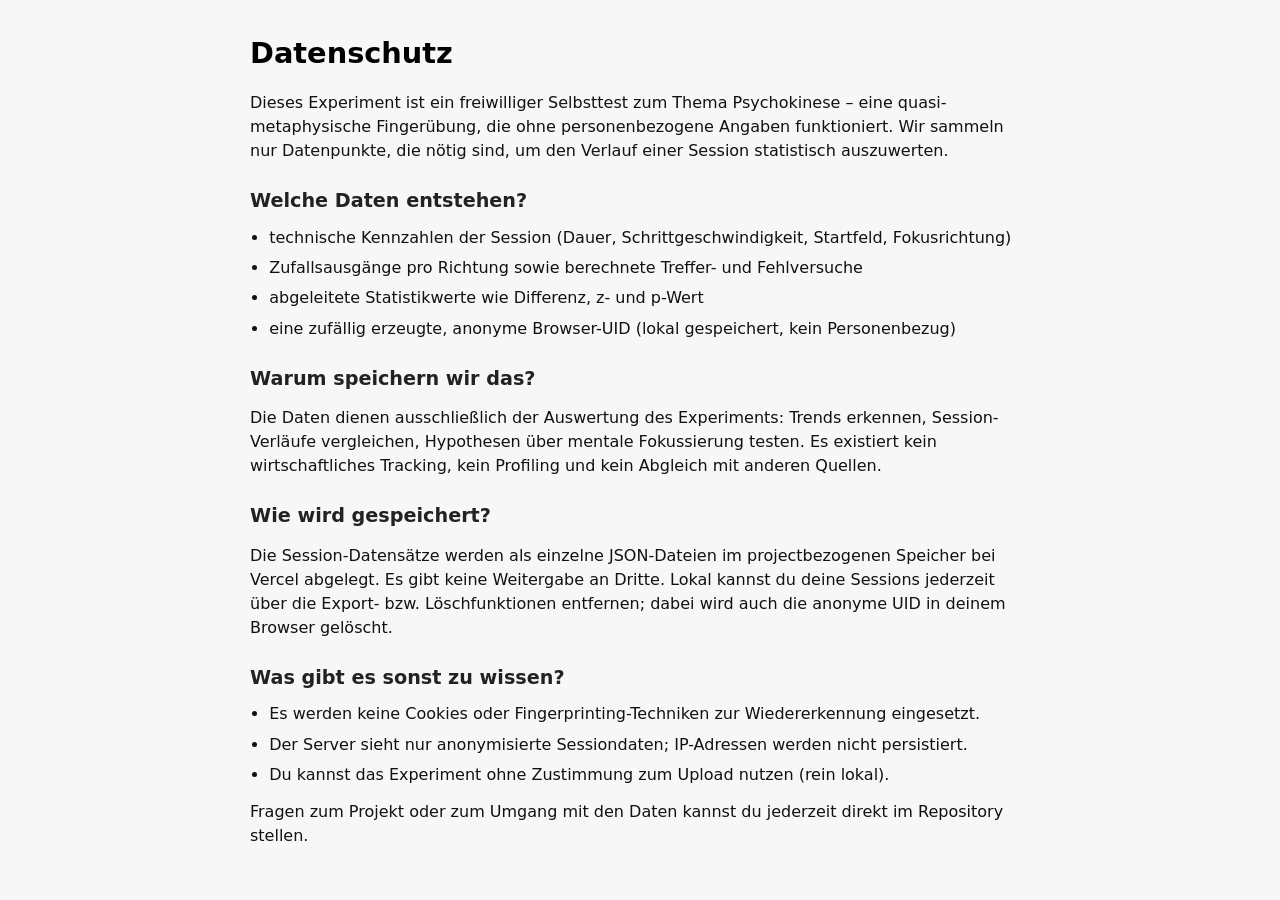
<file: public/privacy.html>
<!doctype html>
<html lang="de">
<head>
  <meta charset="utf-8">
  <meta name="viewport" content="width=device-width,initial-scale=1">
  <title>Datenschutz</title>
  <style>
    body{font:16px/1.5 system-ui,-apple-system,Segoe UI,Roboto,Ubuntu,Helvetica Neue,Arial,sans-serif;padding:2rem;max-width:780px;margin:0 auto;color:#111;background:#f7f7f7}
    h1{font-size:1.8rem;margin:0 0 1rem;color:#000}
    h2{font-size:1.2rem;margin:1.5rem 0 .5rem;color:#222}
    p{margin:.8rem 0}
    ul{padding-left:1.2rem;margin:.6rem 0}
    li{margin:.4rem 0}
    strong{color:#000}
  </style>
</head>
<body>
  <h1>Datenschutz</h1>
  <p>
    Dieses Experiment ist ein freiwilliger Selbsttest zum Thema Psychokinese – eine quasi-metaphysische Fingerübung,
    die ohne personenbezogene Angaben funktioniert. Wir sammeln nur Datenpunkte, die nötig sind, um den Verlauf
    einer Session statistisch auszuwerten.
  </p>

  <h2>Welche Daten entstehen?</h2>
  <ul>
    <li>technische Kennzahlen der Session (Dauer, Schrittgeschwindigkeit, Startfeld, Fokusrichtung)</li>
    <li>Zufallsausgänge pro Richtung sowie berechnete Treffer- und Fehlversuche</li>
    <li>abgeleitete Statistikwerte wie Differenz, z- und p-Wert</li>
    <li>eine zufällig erzeugte, anonyme Browser-UID (lokal gespeichert, kein Personenbezug)</li>
  </ul>

  <h2>Warum speichern wir das?</h2>
  <p>
    Die Daten dienen ausschließlich der Auswertung des Experiments: Trends erkennen, Session-Verläufe vergleichen,
    Hypothesen über mentale Fokussierung testen. Es existiert kein wirtschaftliches Tracking, kein Profiling und
    kein Abgleich mit anderen Quellen.
  </p>

  <h2>Wie wird gespeichert?</h2>
  <p>
    Die Session-Datensätze werden als einzelne JSON-Dateien im projectbezogenen Speicher bei Vercel abgelegt.
    Es gibt keine Weitergabe an Dritte. Lokal kannst du deine Sessions jederzeit über die Export- bzw.
    Löschfunktionen entfernen; dabei wird auch die anonyme UID in deinem Browser gelöscht.
  </p>

  <h2>Was gibt es sonst zu wissen?</h2>
  <ul>
    <li>Es werden keine Cookies oder Fingerprinting-Techniken zur Wiedererkennung eingesetzt.</li>
    <li>Der Server sieht nur anonymisierte Sessiondaten; IP-Adressen werden nicht persistiert.</li>
    <li>Du kannst das Experiment ohne Zustimmung zum Upload nutzen (rein lokal).</li>
  </ul>

  <p>
    Fragen zum Projekt oder zum Umgang mit den Daten kannst du jederzeit direkt im Repository stellen.
  </p>
</body>
</html>
</file>
